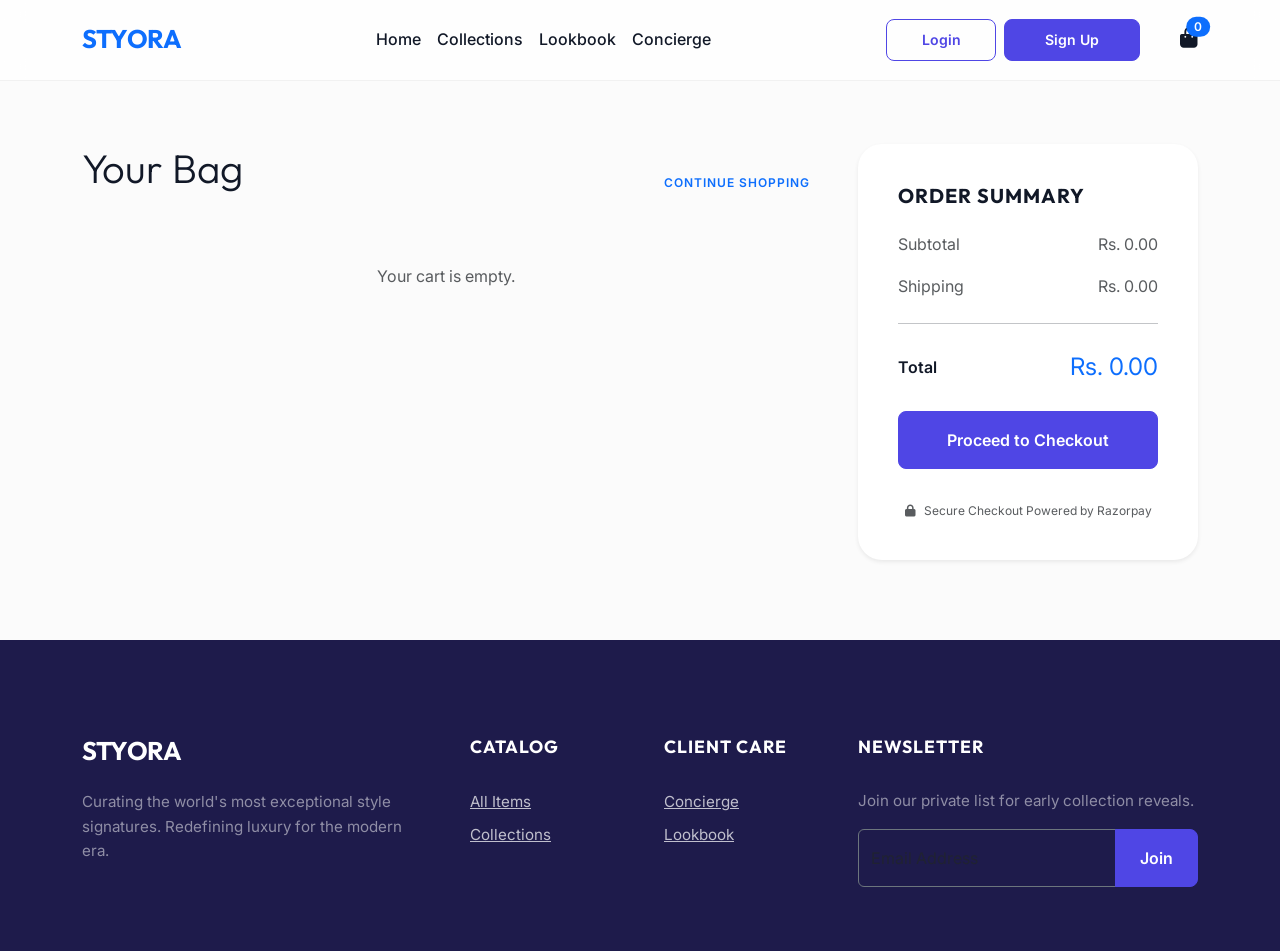
<file: Frontend/cart.html>
<!DOCTYPE html>
<html lang="en">

<head>
    <meta charset="UTF-8">
    <meta name="viewport" content="width=device-width, initial-scale=1.0">
    <title>Shopping Bag - Styora</title>
    <link href="https://cdn.jsdelivr.net/npm/bootstrap@5.3.3/dist/css/bootstrap.min.css" rel="stylesheet">
    <link rel="stylesheet" href="https://cdnjs.cloudflare.com/ajax/libs/font-awesome/6.5.1/css/all.min.css">
    <link rel="preconnect" href="https://fonts.googleapis.com">
    <link rel="preconnect" href="https://fonts.gstatic.com" crossorigin>
    <link
        href="https://fonts.googleapis.com/css2?family=Outfit:wght@300;400;500;600;700&family=Inter:wght@300;400;500;600&display=swap"
        rel="stylesheet">
    <link rel="stylesheet" href="assets/style.css">
</head>

<body>

    <nav class="navbar navbar-expand-lg fixed-top">
        <div class="container">
            <a class="navbar-brand text-dark d-flex align-items-center" href="index.html">
                <span class="text-primary me-1">STYORA</span>
            </a>
            <button class="navbar-toggler border-0" type="button" data-bs-toggle="collapse" data-bs-target="#navbarNav">
                <i class="fa-solid fa-bars-staggered"></i>
            </button>
            <div class="collapse navbar-collapse" id="navbarNav">
                <ul class="navbar-nav mx-auto">
                    <li class="nav-item"><a class="nav-link" href="index.html">Home</a></li>
                    <li class="nav-item"><a class="nav-link" href="products.html">Collections</a></li>
                    <li class="nav-item"><a class="nav-link" href="lookbook.html">Lookbook</a></li>
                    <li class="nav-item"><a class="nav-link" href="concierge.html">Concierge</a></li>
                </ul>
                <div class="d-flex align-items-center gap-4">
                    <div class="nav-item dropdown">
                        <a href="#" class="nav-link p-0" id="profileDropdown" data-bs-toggle="dropdown">
                            <i class="fa-regular fa-user fs-5"></i>
                        </a>
                        <ul class="dropdown-menu dropdown-menu-end shadow-lg border-0" id="profileDropdownMenu"></ul>
                    </div>
                    <a href="cart.html" class="nav-link p-0 position-relative">
                        <i class="fa-solid fa-bag-shopping fs-5"></i>
                        <span class="badge bg-primary rounded-pill position-absolute top-0 start-100 translate-middle"
                            id="cart-count">0</span>
                    </a>
                </div>
            </div>
        </div>
    </nav>

    <main class="container my-5 pt-5">
        <div class="row pt-5 g-5">
            <div class="col-lg-8">
                <div class="d-flex justify-content-between align-items-end mb-4">
                    <h2 class="display-6 mb-0">Your Bag</h2>
                    <a href="products.html"
                        class="text-primary text-decoration-none fw-600 extra-small text-uppercase letter-spacing-1">Continue
                        Shopping</a>
                </div>

                <div id="cart-items-container">
                    <!-- Cart items will be injected here -->
                    <div class="text-center py-5">
                        <div class="spinner-border text-primary opacity-25" role="status"></div>
                    </div>
                </div>
            </div>

            <div class="col-lg-4">
                <div class="summary-card shadow-sm border-0">
                    <h4 class="mb-4 text-uppercase letter-spacing-1 fs-5 fw-700">Order Summary</h4>
                    <div class="d-flex justify-content-between mb-3 text-muted">
                        <span>Subtotal</span>
                        <span id="subtotal-price">Rs. 0.00</span>
                    </div>
                    <div class="d-flex justify-content-between mb-3 text-muted">
                        <span>Shipping</span>
                        <span id="shipping-price">Rs. 0.00</span>
                    </div>
                    <hr class="my-4 opacity-5">
                    <div class="d-flex justify-content-between mb-4 align-items-center">
                        <span class="fw-600">Total</span>
                        <span class="fs-4 fw-700 text-primary" id="total-price">Rs. 0.00</span>
                    </div>

                    <button class="btn btn-primary w-100 py-3 mb-3" id="checkout-btn">
                        Proceed to Checkout
                    </button>

                    <div class="text-center mt-3">
                        <p class="text-muted extra-small mb-0"><i class="fa-solid fa-lock me-2"></i>Secure Checkout
                            Powered by Razorpay</p>
                    </div>
                </div>
            </div>
        </div>
    </main>

    <footer>
        <div class="container">
            <div class="row g-5">
                <div class="col-lg-4">
                    <h5 class="navbar-brand text-white mb-4">STYORA</h5>
                    <p class="mb-4 text-white-50">Curating the world's most exceptional style signatures. Redefining
                        luxury for the modern era.</p>
                </div>
                <div class="col-6 col-lg-2">
                    <h5>Catalog</h5>
                    <ul class="list-unstyled">
                        <li class="mb-2"><a href="products.html">All Items</a></li>
                        <li class="mb-2"><a href="products.html">Collections</a></li>
                    </ul>
                </div>
                <div class="col-6 col-lg-2">
                    <h5>Client Care</h5>
                    <ul class="list-unstyled">
                        <li class="mb-2"><a href="concierge.html">Concierge</a></li>
                        <li class="mb-2"><a href="lookbook.html">Lookbook</a></li>
                    </ul>
                </div>
                <div class="col-lg-4">
                    <h5>Newsletter</h5>
                    <p class="text-white-50">Join our private list for early collection reveals.</p>
                    <div class="input-group">
                        <input type="email" class="form-control bg-transparent border-secondary text-white"
                            placeholder="Email Address">
                        <button class="btn btn-primary px-4">Join</button>
                    </div>
                </div>
            </div>
        </div>
    </footer>

    <script src="https://cdn.jsdelivr.net/npm/bootstrap@5.3.3/dist/js/bootstrap.bundle.min.js"></script>
    <script type="module" src="assets/js/script.js"></script>
    <script type="module" src="assets/js/auth.js"></script>
</body>

</html>
</file>
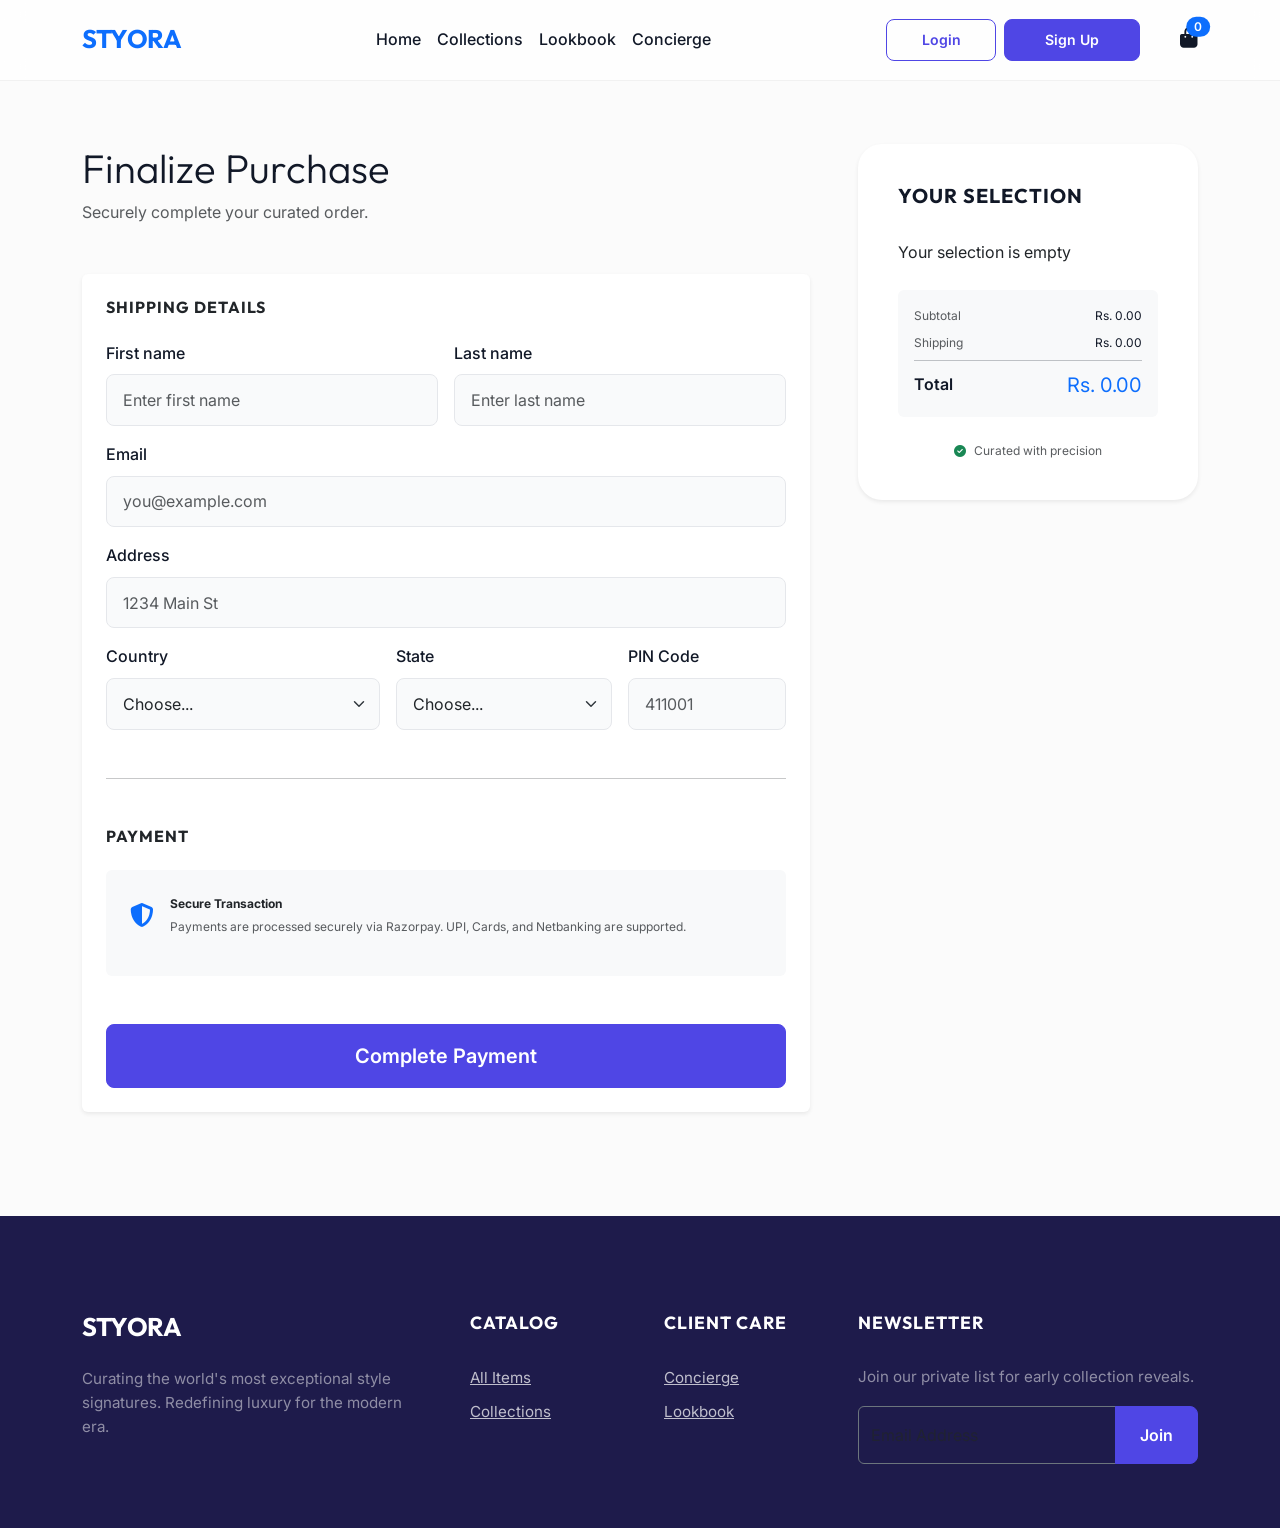
<file: Frontend/checkout.html>
<!DOCTYPE html>
<html lang="en">

<head>
    <meta charset="UTF-8">
    <meta name="viewport" content="width=device-width, initial-scale=1.0">
    <title>Checkout - Styora</title>
    <link href="https://cdn.jsdelivr.net/npm/bootstrap@5.3.3/dist/css/bootstrap.min.css" rel="stylesheet">
    <link rel="stylesheet" href="https://cdnjs.cloudflare.com/ajax/libs/font-awesome/6.5.1/css/all.min.css">
    <link rel="preconnect" href="https://fonts.googleapis.com">
    <link rel="preconnect" href="https://fonts.gstatic.com" crossorigin>
    <link
        href="https://fonts.googleapis.com/css2?family=Outfit:wght@300;400;500;600;700&family=Inter:wght@300;400;500;600&display=swap"
        rel="stylesheet">
    <link rel="stylesheet" href="assets/style.css">
</head>

<body>

    <nav class="navbar navbar-expand-lg fixed-top">
        <div class="container">
            <a class="navbar-brand text-dark d-flex align-items-center" href="index.html">
                <span class="text-primary me-1">STYORA</span>
            </a>
            <button class="navbar-toggler border-0" type="button" data-bs-toggle="collapse" data-bs-target="#navbarNav">
                <i class="fa-solid fa-bars-staggered"></i>
            </button>
            <div class="collapse navbar-collapse" id="navbarNav">
                <ul class="navbar-nav mx-auto">
                    <li class="nav-item"><a class="nav-link" href="index.html">Home</a></li>
                    <li class="nav-item"><a class="nav-link" href="products.html">Collections</a></li>
                    <li class="nav-item"><a class="nav-link" href="lookbook.html">Lookbook</a></li>
                    <li class="nav-item"><a class="nav-link" href="concierge.html">Concierge</a></li>
                </ul>
                <div class="d-flex align-items-center gap-4">
                    <div class="nav-item dropdown">
                        <a href="#" class="nav-link p-0" id="profileDropdown" data-bs-toggle="dropdown">
                            <i class="fa-regular fa-user fs-5"></i>
                        </a>
                        <ul class="dropdown-menu dropdown-menu-end shadow-lg border-0" id="profileDropdownMenu"></ul>
                    </div>
                    <a href="cart.html" class="nav-link p-0 position-relative">
                        <i class="fa-solid fa-bag-shopping fs-5"></i>
                        <span class="badge bg-primary rounded-pill position-absolute top-0 start-100 translate-middle"
                            id="cart-count">0</span>
                    </a>
                </div>
            </div>
        </div>
    </nav>

    <main class="container my-5 pt-5">
        <div class="row pt-5 g-5">
            <div class="col-lg-8">
                <div class="mb-5">
                    <h2 class="display-6 mb-2">Finalize Purchase</h2>
                    <p class="text-muted">Securely complete your curated order.</p>
                </div>

                <div class="card border-0 shadow-sm p-4 mb-4">
                    <h4 class="mb-4 text-uppercase letter-spacing-1 fs-6 fw-700">Shipping Details</h4>
                    <form class="checkout-form needs-validation" novalidate>
                        <div class="row g-3">
                            <div class="col-sm-6">
                                <label for="firstName" class="form-label">First name</label>
                                <input type="text" class="form-control" id="firstName" placeholder="Enter first name"
                                    required>
                            </div>
                            <div class="col-sm-6">
                                <label for="lastName" class="form-label">Last name</label>
                                <input type="text" class="form-control" id="lastName" placeholder="Enter last name"
                                    required>
                            </div>
                            <div class="col-12">
                                <label for="email" class="form-label">Email</label>
                                <input type="email" class="form-control" id="email" placeholder="you@example.com"
                                    required>
                            </div>
                            <div class="col-12">
                                <label for="address" class="form-label">Address</label>
                                <input type="text" class="form-control" id="address" placeholder="1234 Main St"
                                    required>
                            </div>
                            <div class="col-md-5">
                                <label for="country" class="form-label">Country</label>
                                <select class="form-select" id="country" required>
                                    <option value="">Choose...</option>
                                    <option>India</option>
                                </select>
                            </div>
                            <div class="col-md-4">
                                <label for="state" class="form-label">State</label>
                                <select class="form-select" id="state" required>
                                    <option value="">Choose...</option>
                                    <option>Maharashtra</option>
                                    <option>Delhi</option>
                                    <option>Karnataka</option>
                                </select>
                            </div>
                            <div class="col-md-3">
                                <label for="zip" class="form-label">PIN Code</label>
                                <input type="text" class="form-control" id="zip" placeholder="411001" required>
                            </div>
                        </div>

                        <hr class="my-5 opacity-5">

                        <h4 class="mb-4 text-uppercase letter-spacing-1 fs-6 fw-700">Payment</h4>
                        <div class="p-4 rounded border-light bg-light">
                            <div class="d-flex align-items-center mb-3">
                                <i class="fa-solid fa-shield-halved text-primary me-3 fs-4"></i>
                                <div class="extra-small">
                                    <strong class="text-dark d-block mb-1">Secure Transaction</strong>
                                    <span class="text-muted">Payments are processed securely via Razorpay. UPI, Cards,
                                        and Netbanking are supported.</span>
                                </div>
                            </div>
                        </div>

                        <button class="w-100 btn btn-primary btn-lg mt-5 py-3" type="submit">Complete Payment</button>
                    </form>
                </div>
            </div>

            <div class="col-lg-4">
                <div class="summary-card shadow-sm border-0">
                    <h4 class="mb-4 text-uppercase letter-spacing-1 fs-5 fw-700">Your Selection</h4>
                    <div id="checkout-items-summary">
                        <!-- Items dynamically listed here if possible, but keep IDs for checkout.js -->
                        <ul class="list-group list-group-flush mb-3" id="checkout-cart-items">
                            <!-- Items from script.js / checkout.js -->
                        </ul>
                    </div>

                    <div class="bg-light p-3 rounded mb-4">
                        <div class="d-flex justify-content-between mb-2 extra-small">
                            <span class="text-muted">Subtotal</span>
                            <span id="checkout-subtotal">Rs. 0.00</span>
                        </div>
                        <div class="d-flex justify-content-between mb-2 extra-small">
                            <span class="text-muted">Shipping</span>
                            <span id="checkout-shipping">Rs. 0.00</span>
                        </div>
                        <hr class="my-2 opacity-5">
                        <div class="d-flex justify-content-between align-items-center">
                            <span class="fw-600">Total</span>
                            <span class="fs-5 fw-700 text-primary" id="checkout-total">Rs. 0.00</span>
                        </div>
                    </div>

                    <div class="text-center">
                        <p class="text-muted extra-small mb-0"><i
                                class="fa-solid fa-circle-check text-success me-2"></i>Curated with precision</p>
                    </div>
                </div>
            </div>
        </div>
    </main>

    <footer>
        <div class="container">
            <div class="row g-5">
                <div class="col-lg-4">
                    <h5 class="navbar-brand text-white mb-4">STYORA</h5>
                    <p class="mb-4 text-white-50">Curating the world's most exceptional style signatures. Redefining
                        luxury for the modern era.</p>
                </div>
                <div class="col-6 col-lg-2">
                    <h5>Catalog</h5>
                    <ul class="list-unstyled">
                        <li class="mb-2"><a href="products.html">All Items</a></li>
                        <li class="mb-2"><a href="products.html">Collections</a></li>
                    </ul>
                </div>
                <div class="col-6 col-lg-2">
                    <h5>Client Care</h5>
                    <ul class="list-unstyled">
                        <li class="mb-2"><a href="concierge.html">Concierge</a></li>
                        <li class="mb-2"><a href="lookbook.html">Lookbook</a></li>
                    </ul>
                </div>
                <div class="col-lg-4">
                    <h5>Newsletter</h5>
                    <p class="text-white-50">Join our private list for early collection reveals.</p>
                    <div class="input-group">
                        <input type="email" class="form-control bg-transparent border-secondary text-white"
                            placeholder="Email Address">
                        <button class="btn btn-primary px-4">Join</button>
                    </div>
                </div>
            </div>
        </div>
    </footer>

    <script src="https://checkout.razorpay.com/v1/checkout.js"></script>
    <script src="https://cdn.jsdelivr.net/npm/bootstrap@5.3.3/dist/js/bootstrap.bundle.min.js"></script>
    <script type="module" src="assets/js/auth.js"></script>
    <script type="module" src="assets/js/checkout.js"></script>
</body>

</html>
</file>
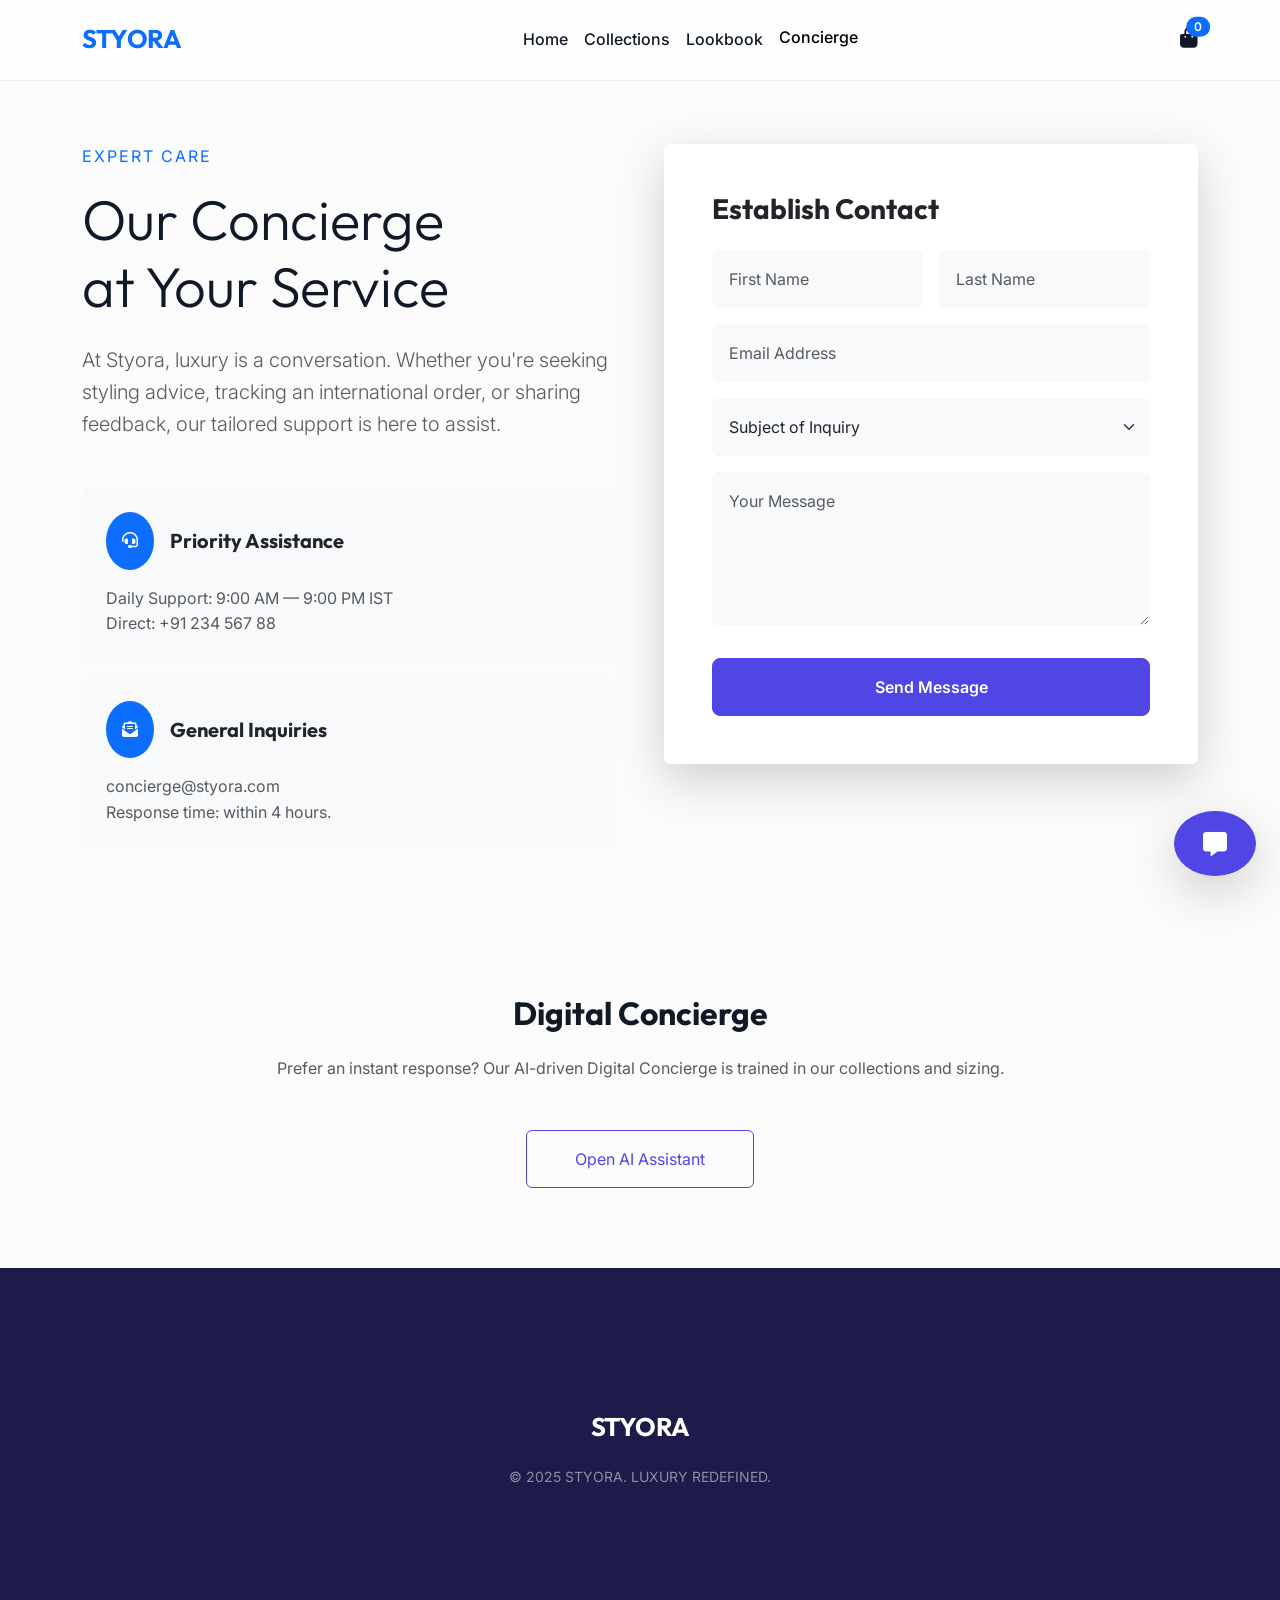
<file: Frontend/concierge.html>
<!DOCTYPE html>
<html lang="en">

<head>
    <meta charset="UTF-8">
    <meta name="viewport" content="width=device-width, initial-scale=1.0">
    <title>Concierge - Styora</title>
    <link href="https://cdn.jsdelivr.net/npm/bootstrap@5.3.3/dist/css/bootstrap.min.css" rel="stylesheet">
    <link rel="stylesheet" href="https://cdnjs.cloudflare.com/ajax/libs/font-awesome/6.5.1/css/all.min.css">
    <link rel="preconnect" href="https://fonts.googleapis.com">
    <link rel="preconnect" href="https://fonts.gstatic.com" crossorigin>
    <link
        href="https://fonts.googleapis.com/css2?family=Outfit:wght@300;400;500;600;700&family=Inter:wght@300;400;500;600&display=swap"
        rel="stylesheet">
    <link rel="stylesheet" href="assets/style.css">
</head>

<body>

    <nav class="navbar navbar-expand-lg fixed-top">
        <div class="container">
            <a class="navbar-brand text-dark d-flex align-items-center" href="index.html">
                <span class="text-primary me-1">STYORA</span>
            </a>
            <button class="navbar-toggler border-0" type="button" data-bs-toggle="collapse" data-bs-target="#navbarNav">
                <i class="fa-solid fa-bars-staggered"></i>
            </button>
            <div class="collapse navbar-collapse" id="navbarNav">
                <ul class="navbar-nav mx-auto">
                    <li class="nav-item"><a class="nav-link" href="index.html">Home</a></li>
                    <li class="nav-item"><a class="nav-link" href="products.html">Collections</a></li>
                    <li class="nav-item"><a class="nav-link" href="lookbook.html">Lookbook</a></li>
                    <li class="nav-item"><a class="nav-link active" href="concierge.html">Concierge</a></li>
                </ul>
                <div class="d-flex align-items-center gap-4">
                    <a href="cart.html" class="nav-link p-0 position-relative">
                        <i class="fa-solid fa-bag-shopping fs-5"></i>
                        <span class="badge bg-primary rounded-pill position-absolute top-0 start-100 translate-middle"
                            id="cart-count">0</span>
                    </a>
                </div>
            </div>
        </div>
    </nav>

    <main class="container my-5 pt-5">
        <div class="row pt-5 g-5">
            <div class="col-lg-6">
                <p class="text-primary text-uppercase letter-spacing-2 mb-3">Expert Care</p>
                <h1 class="display-4 fw-700 mb-4">Our Concierge<br>at Your Service</h1>
                <p class="lead text-muted mb-5">At Styora, luxury is a conversation. Whether you're seeking styling
                    advice, tracking an international order, or sharing feedback, our tailored support is here to
                    assist.</p>

                <div class="mb-5">
                    <div class="card border-0 bg-light p-4 mb-3">
                        <div class="d-flex align-items-center mb-3">
                            <div class="bg-primary text-white p-3 rounded-circle me-3"><i
                                    class="fa-solid fa-headset"></i></div>
                            <h5 class="mb-0">Priority Assistance</h5>
                        </div>
                        <p class="mb-0 text-muted">Daily Support: 9:00 AM — 9:00 PM IST<br>Direct: +91 234 567 88</p>
                    </div>
                    <div class="card border-0 bg-light p-4">
                        <div class="d-flex align-items-center mb-3">
                            <div class="bg-primary text-white p-3 rounded-circle me-3"><i
                                    class="fa-solid fa-envelope-open-text"></i></div>
                            <h5 class="mb-0">General Inquiries</h5>
                        </div>
                        <p class="mb-0 text-muted">concierge@styora.com<br>Response time: within 4 hours.</p>
                    </div>
                </div>
            </div>

            <div class="col-lg-6">
                <div class="card border-0 shadow-lg p-5">
                    <h3 class="fw-700 mb-4">Establish Contact</h3>
                    <form>
                        <div class="row g-3">
                            <div class="col-md-6"><input type="text"
                                    class="form-control border-light shadow-none bg-light p-3" placeholder="First Name">
                            </div>
                            <div class="col-md-6"><input type="text"
                                    class="form-control border-light shadow-none bg-light p-3" placeholder="Last Name">
                            </div>
                            <div class="col-12"><input type="email"
                                    class="form-control border-light shadow-none bg-light p-3"
                                    placeholder="Email Address"></div>
                            <div class="col-12">
                                <select class="form-select border-light shadow-none bg-light p-3">
                                    <option selected disabled>Subject of Inquiry</option>
                                    <option>Style Consultation</option>
                                    <option>Order Inquiries</option>
                                    <option>Return & Exchange</option>
                                    <option>Bespoke Requests</option>
                                </select>
                            </div>
                            <div class="col-12"><textarea class="form-control border-light shadow-none bg-light p-3"
                                    rows="5" placeholder="Your Message"></textarea></div>
                            <div class="col-12"><button class="btn btn-primary w-100 py-3 mt-3">Send Message</button>
                            </div>
                        </div>
                    </form>
                </div>
            </div>
        </div>

        <section class="mt-5 pt-5 text-center">
            <h2 class="mb-4">Digital Concierge</h2>
            <p class="text-muted mb-5">Prefer an instant response? Our AI-driven Digital Concierge is trained in our
                collections and sizing.</p>
            <button class="btn btn-outline-primary px-5 py-3"
                onclick="document.getElementById('chat-toggle').click()">Open AI Assistant</button>
        </section>
    </main>

    <!-- Chat Widget Inclusion -->
    <div id="chat-widget" class="position-fixed bottom-0 end-0 m-4" style="z-index: 1050;">
        <button id="chat-toggle"
            class="btn btn-primary rounded-circle shadow-lg d-flex align-items-center justify-content-center">
            <i class="fa-solid fa-message fs-4"></i>
        </button>

        <div id="chat-window" class="card shadow-lg border-0 d-none"
            style="bottom: 85px; position: absolute; right: 0;">
            <div class="card-header bg-primary text-white d-flex justify-content-between align-items-center p-3">
                <div class="d-flex align-items-center">
                    <i class="fa-solid fa-sparkles me-2"></i>
                    <span class="fw-600">Styora Concierge</span>
                </div>
                <button id="chat-close" class="btn btn-sm text-white border-0"><i
                        class="fa-solid fa-xmark"></i></button>
            </div>
            <div id="chat-messages" class="card-body overflow-auto bg-light p-4" style="font-size: 0.95rem;">
                <div class="message-bot mb-3">
                    <div class="p-3 rounded bg-white shadow-sm border border-light">
                        Greetings. I am your Styora style assistant. How may I elevate your shopping experience today?
                    </div>
                </div>
            </div>
            <div class="card-footer p-3 bg-white border-subtle">
                <div class="input-group">
                    <input type="text" id="chat-input" class="form-control border-light"
                        placeholder="Inquire about styles...">
                    <button id="chat-send" class="btn btn-primary"><i class="fa-solid fa-paper-plane"></i></button>
                </div>
            </div>
        </div>
    </div>

    <footer>
        <div class="container text-center py-5">
            <h5 class="navbar-brand text-white mb-4">STYORA</h5>
            <p class="text-white-50 small mb-0">© 2025 STYORA. LUXURY REDEFINED.</p>
        </div>
    </footer>

    <script src="https://cdn.jsdelivr.net/npm/bootstrap@5.3.3/dist/js/bootstrap.bundle.min.js"></script>
    <script type="module" src="assets/js/script.js"></script>
    <script type="module" src="assets/js/chatbot.js"></script>
</body>

</html>
</file>
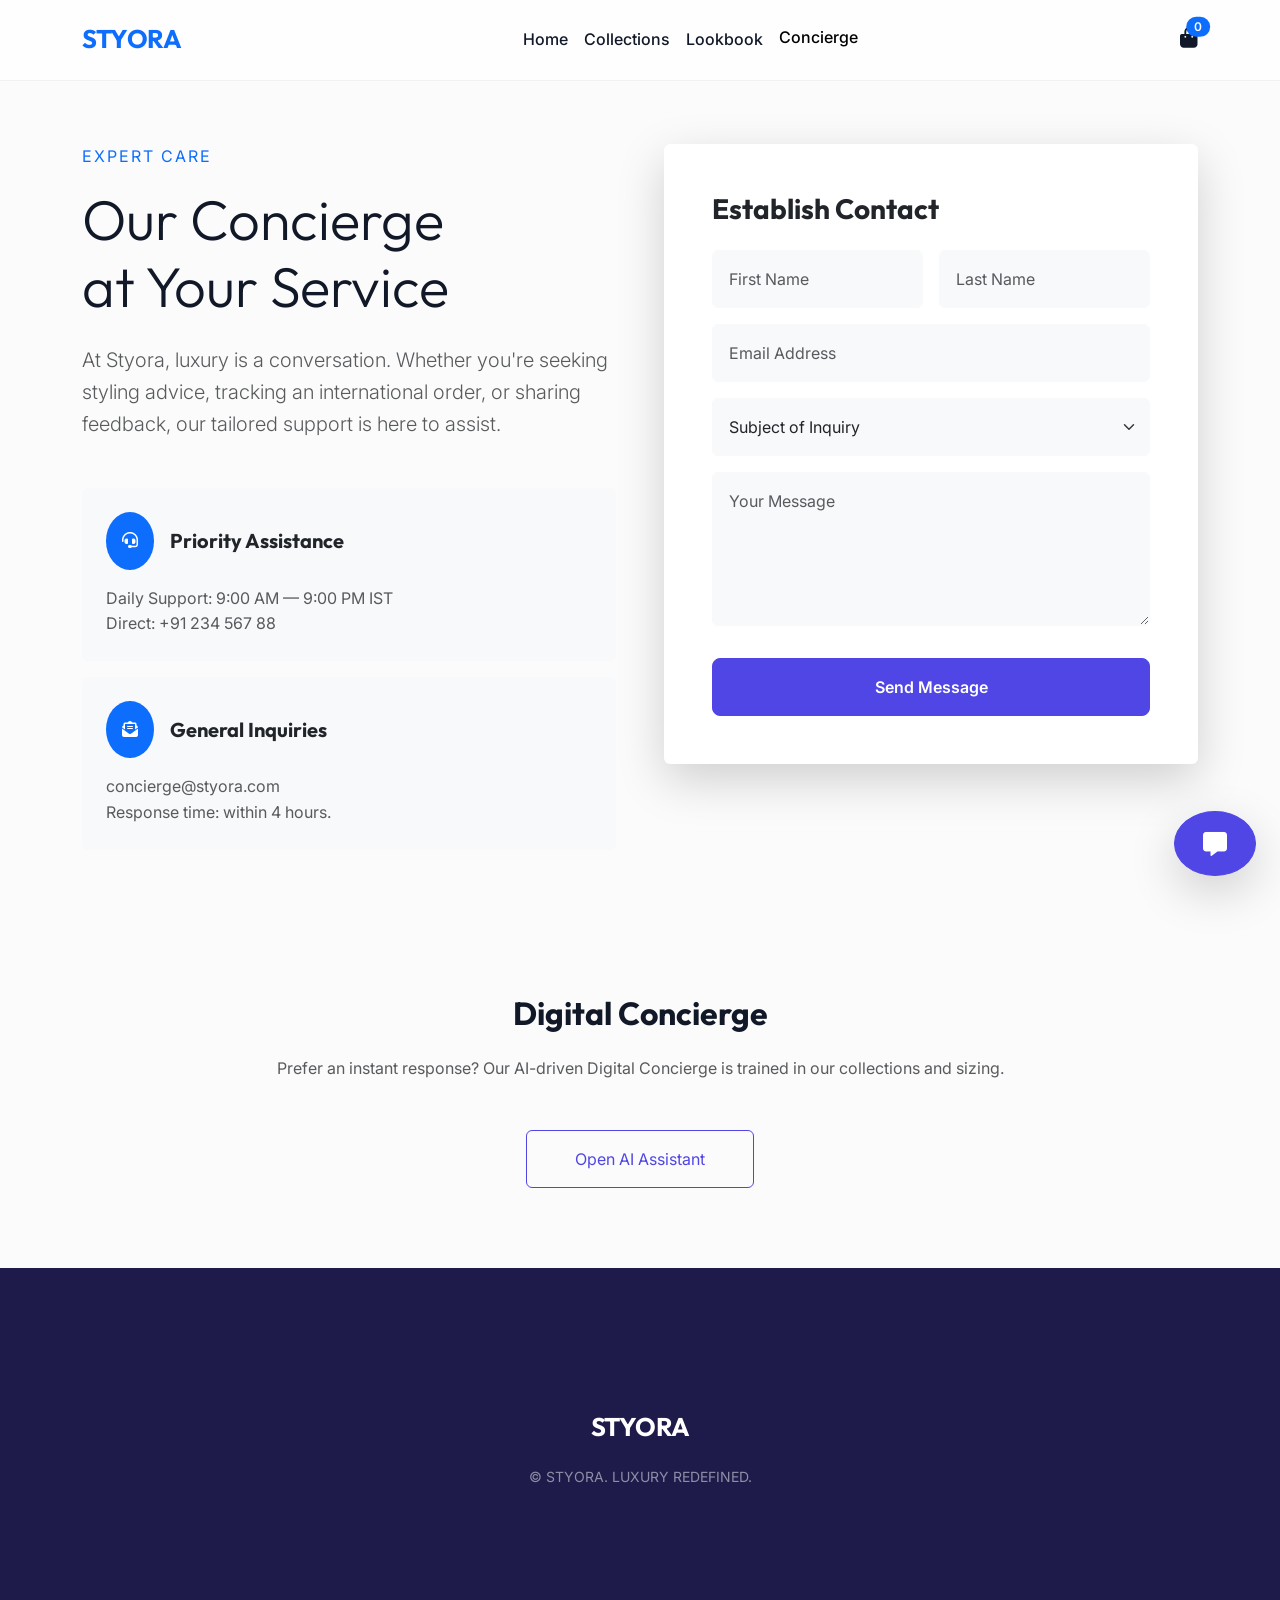
<file: frontend/concierge.html>
<!doctype html>
<html lang="en">
  <head>
    <meta charset="UTF-8" />
    <meta name="viewport" content="width=device-width, initial-scale=1.0" />
    <title>Concierge - Styora</title>
    <link
      href="https://cdn.jsdelivr.net/npm/bootstrap@5.3.3/dist/css/bootstrap.min.css"
      rel="stylesheet"
    />
    <link
      rel="stylesheet"
      href="https://cdnjs.cloudflare.com/ajax/libs/font-awesome/6.5.1/css/all.min.css"
    />
    <link rel="preconnect" href="https://fonts.googleapis.com" />
    <link rel="preconnect" href="https://fonts.gstatic.com" crossorigin />
    <link
      href="https://fonts.googleapis.com/css2?family=Outfit:wght@300;400;500;600;700&family=Inter:wght@300;400;500;600&display=swap"
      rel="stylesheet"
    />
    <link rel="stylesheet" href="assets/style.css" />
  </head>

  <body>
    <nav class="navbar navbar-expand-lg fixed-top">
      <div class="container">
        <a
          class="navbar-brand text-dark d-flex align-items-center"
          href="index.html"
        >
          <span class="text-primary me-1">STYORA</span>
        </a>
        <button
          class="navbar-toggler border-0"
          type="button"
          data-bs-toggle="collapse"
          data-bs-target="#navbarNav"
        >
          <i class="fa-solid fa-bars-staggered"></i>
        </button>
        <div class="collapse navbar-collapse" id="navbarNav">
          <ul class="navbar-nav mx-auto">
            <li class="nav-item">
              <a class="nav-link" href="index.html">Home</a>
            </li>
            <li class="nav-item">
              <a class="nav-link" href="products.html">Collections</a>
            </li>
            <li class="nav-item">
              <a class="nav-link" href="lookbook.html">Lookbook</a>
            </li>
            <li class="nav-item">
              <a class="nav-link active" href="concierge.html">Concierge</a>
            </li>
          </ul>
          <div class="d-flex align-items-center gap-4">
            <a href="cart.html" class="nav-link p-0 position-relative">
              <i class="fa-solid fa-bag-shopping fs-5"></i>
              <span
                class="badge bg-primary rounded-pill position-absolute top-0 start-100 translate-middle"
                id="cart-count"
                >0</span
              >
            </a>
          </div>
        </div>
      </div>
    </nav>

    <main class="container my-5 pt-5">
      <div class="row pt-5 g-5">
        <div class="col-lg-6">
          <p class="text-primary text-uppercase letter-spacing-2 mb-3">
            Expert Care
          </p>
          <h1 class="display-4 fw-700 mb-4">
            Our Concierge<br />at Your Service
          </h1>
          <p class="lead text-muted mb-5">
            At Styora, luxury is a conversation. Whether you're seeking styling
            advice, tracking an international order, or sharing feedback, our
            tailored support is here to assist.
          </p>

          <div class="mb-5">
            <div class="card border-0 bg-light p-4 mb-3">
              <div class="d-flex align-items-center mb-3">
                <div class="bg-primary text-white p-3 rounded-circle me-3">
                  <i class="fa-solid fa-headset"></i>
                </div>
                <h5 class="mb-0">Priority Assistance</h5>
              </div>
              <p class="mb-0 text-muted">
                Daily Support: 9:00 AM — 9:00 PM IST<br />Direct: +91 234 567 88
              </p>
            </div>
            <div class="card border-0 bg-light p-4">
              <div class="d-flex align-items-center mb-3">
                <div class="bg-primary text-white p-3 rounded-circle me-3">
                  <i class="fa-solid fa-envelope-open-text"></i>
                </div>
                <h5 class="mb-0">General Inquiries</h5>
              </div>
              <p class="mb-0 text-muted">
                concierge@styora.com<br />Response time: within 4 hours.
              </p>
            </div>
          </div>
        </div>

        <div class="col-lg-6">
          <div class="card border-0 shadow-lg p-5">
            <h3 class="fw-700 mb-4">Establish Contact</h3>
            <form>
              <div class="row g-3">
                <div class="col-md-6">
                  <input
                    type="text"
                    class="form-control border-light shadow-none bg-light p-3"
                    placeholder="First Name"
                  />
                </div>
                <div class="col-md-6">
                  <input
                    type="text"
                    class="form-control border-light shadow-none bg-light p-3"
                    placeholder="Last Name"
                  />
                </div>
                <div class="col-12">
                  <input
                    type="email"
                    class="form-control border-light shadow-none bg-light p-3"
                    placeholder="Email Address"
                  />
                </div>
                <div class="col-12">
                  <select
                    class="form-select border-light shadow-none bg-light p-3"
                  >
                    <option selected disabled>Subject of Inquiry</option>
                    <option>Style Consultation</option>
                    <option>Order Inquiries</option>
                    <option>Return & Exchange</option>
                    <option>Bespoke Requests</option>
                  </select>
                </div>
                <div class="col-12">
                  <textarea
                    class="form-control border-light shadow-none bg-light p-3"
                    rows="5"
                    placeholder="Your Message"
                  ></textarea>
                </div>
                <div class="col-12">
                  <button class="btn btn-primary w-100 py-3 mt-3">
                    Send Message
                  </button>
                </div>
              </div>
            </form>
          </div>
        </div>
      </div>

      <section class="mt-5 pt-5 text-center">
        <h2 class="mb-4">Digital Concierge</h2>
        <p class="text-muted mb-5">
          Prefer an instant response? Our AI-driven Digital Concierge is trained
          in our collections and sizing.
        </p>
        <button
          class="btn btn-outline-primary px-5 py-3"
          onclick="document.getElementById('chat-toggle').click()"
        >
          Open AI Assistant
        </button>
      </section>
    </main>

    <!-- Chat Widget Inclusion -->
    <div
      id="chat-widget"
      class="position-fixed bottom-0 end-0 m-4"
      style="z-index: 1050"
    >
      <button
        id="chat-toggle"
        class="btn btn-primary rounded-circle shadow-lg d-flex align-items-center justify-content-center"
      >
        <i class="fa-solid fa-message fs-4"></i>
      </button>

      <div
        id="chat-window"
        class="card shadow-lg border-0 d-none"
        style="bottom: 85px; position: absolute; right: 0"
      >
        <div
          class="card-header bg-primary text-white d-flex justify-content-between align-items-center p-3"
        >
          <div class="d-flex align-items-center">
            <i class="fa-solid fa-sparkles me-2"></i>
            <span class="fw-600">Styora Concierge</span>
          </div>
          <button id="chat-close" class="btn btn-sm text-white border-0">
            <i class="fa-solid fa-xmark"></i>
          </button>
        </div>
        <div
          id="chat-messages"
          class="card-body overflow-auto bg-light p-4"
          style="font-size: 0.95rem"
        >
          <div class="message-bot mb-3">
            <div class="p-3 rounded bg-white shadow-sm border border-light">
              Greetings. I am your Styora style assistant. How may I elevate
              your shopping experience today?
            </div>
          </div>
        </div>
        <div class="card-footer p-3 bg-white border-subtle">
          <div class="input-group">
            <input
              type="text"
              id="chat-input"
              class="form-control border-light"
              placeholder="Inquire about styles..."
            />
            <button id="chat-send" class="btn btn-primary">
              <i class="fa-solid fa-paper-plane"></i>
            </button>
          </div>
        </div>
      </div>
    </div>

    <footer>
      <div class="container text-center py-5">
        <h5 class="navbar-brand text-white mb-4">STYORA</h5>
        <p class="text-white-50 small mb-0">© STYORA. LUXURY REDEFINED.</p>
      </div>
    </footer>

    <script src="https://cdn.jsdelivr.net/npm/bootstrap@5.3.3/dist/js/bootstrap.bundle.min.js"></script>
    <script type="module" src="assets/js/script.js"></script>
    <script type="module" src="assets/js/chatbot.js"></script>
  </body>
</html>
</file>
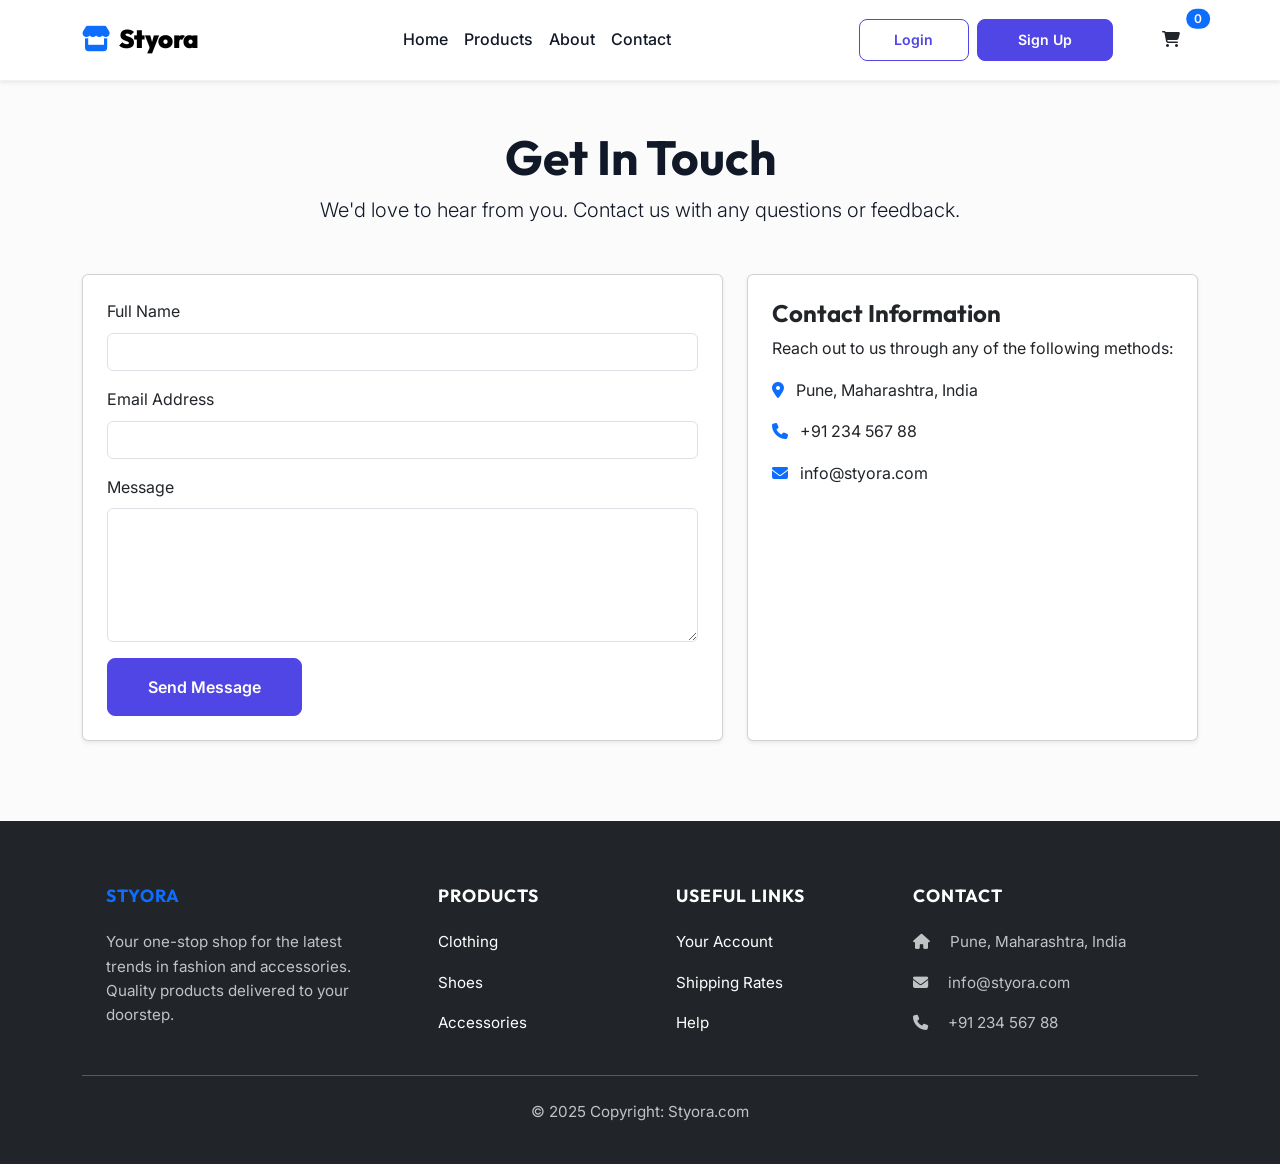
<file: Frontend/contact.html>
<!DOCTYPE html>
<html lang="en">

<head>
    <meta charset="UTF-8">
    <meta name="viewport" content="width=device-width, initial-scale=1.0">
    <title>Contact Us - Styora</title>
    <link href="https://cdn.jsdelivr.net/npm/bootstrap@5.3.3/dist/css/bootstrap.min.css" rel="stylesheet">
    <link rel="stylesheet" href="https://cdnjs.cloudflare.com/ajax/libs/font-awesome/6.5.1/css/all.min.css">
    <link href="https://fonts.googleapis.com/css2?family=Poppins:wght@300;400;500;600;700&display=swap"
        rel="stylesheet">
    <link rel="stylesheet" href="assets/style.css">
</head>

<body>

    <nav class="navbar navbar-expand-lg navbar-light bg-white shadow-sm sticky-top">
        <div class="container">
            <a class="navbar-brand" href="index.html">
                <i class="fa-solid fa-store me-2 text-primary"></i><strong>Styora</strong>
            </a>
            <button class="navbar-toggler" type="button" data-bs-toggle="collapse" data-bs-target="#navbarNav">
                <span class="navbar-toggler-icon"></span>
            </button>
            <div class="collapse navbar-collapse" id="navbarNav">
                <ul class="navbar-nav mx-auto">
                    <li class="nav-item"><a class="nav-link" href="index.html">Home</a></li>
                    <li class="nav-item"><a class="nav-link" href="products.html">Products</a></li>
                    <li class="nav-item"><a class="nav-link" href="about.html">About</a></li>
                    <li class="nav-item"><a class="nav-link" href="contact.html">Contact</a></li>
                </ul>
                <div class="d-flex align-items-center">
                    <div class="nav-item dropdown">
                        <a href="#" class="nav-link dropdown-toggle text-dark" id="profileDropdown" role="button"
                            data-bs-toggle="dropdown" aria-expanded="false">
                            <i class="fa-solid fa-user"></i>
                        </a>
                        <ul class="dropdown-menu dropdown-menu-end" id="profileDropdownMenu"
                            aria-labelledby="profileDropdown">
                        </ul>
                    </div>
                    <a href="cart.html" class="nav-link text-dark position-relative ms-3">
                        <i class="fa-solid fa-shopping-cart"></i>
                        <span class="badge bg-primary rounded-pill position-absolute top-0 start-100 translate-middle"
                            id="cart-count">0</span>
                    </a>
                </div>
            </div>
        </div>
    </nav>

    <main class="container my-5">
        <div class="text-center mb-5">
            <h1 class="display-5 fw-bold">Get In Touch</h1>
            <p class="lead">We'd love to hear from you. Contact us with any questions or feedback.</p>
        </div>

        <div class="row">
            <div class="col-lg-7">
                <div class="card p-4 shadow-sm">
                    <form>
                        <div class="mb-3">
                            <label for="name" class="form-label">Full Name</label>
                            <input type="text" class="form-control" id="name" required>
                        </div>
                        <div class="mb-3">
                            <label for="email" class="form-label">Email Address</label>
                            <input type="email" class="form-control" id="email" required>
                        </div>
                        <div class="mb-3">
                            <label for="message" class="form-label">Message</label>
                            <textarea class="form-control" id="message" rows="5" required></textarea>
                        </div>
                        <button type="submit" class="btn btn-primary">Send Message</button>
                    </form>
                </div>
            </div>
            <div class="col-lg-5 mt-4 mt-lg-0">
                <div class="card p-4 h-100 shadow-sm">
                    <h4>Contact Information</h4>
                    <p>Reach out to us through any of the following methods:</p>
                    <ul class="list-unstyled">
                        <li class="mb-3">
                            <i class="fas fa-map-marker-alt me-2 text-primary"></i> Pune, Maharashtra, India
                        </li>
                        <li class="mb-3">
                            <i class="fas fa-phone me-2 text-primary"></i> +91 234 567 88
                        </li>
                        <li class="mb-3">
                            <i class="fas fa-envelope me-2 text-primary"></i> info@styora.com
                        </li>
                    </ul>
                </div>
            </div>
        </div>
    </main>

    <footer class="bg-dark text-white pt-5 pb-4">
        <div class="container text-center text-md-start">
            <div class="row">
                <div class="col-md-3 col-lg-3 col-xl-3 mx-auto mt-3">
                    <h5 class="text-uppercase mb-4 fw-bold text-primary">Styora</h5>
                    <p>Your one-stop shop for the latest trends in fashion and accessories. Quality products delivered
                        to your doorstep.</p>
                </div>
                <div class="col-md-2 col-lg-2 col-xl-2 mx-auto mt-3">
                    <h5 class="text-uppercase mb-4 fw-bold">Products</h5>
                    <p><a href="products.html" class="text-white text-decoration-none">Clothing</a></p>
                    <p><a href="products.html" class="text-white text-decoration-none">Shoes</a></p>
                    <p><a href="products.html" class="text-white text-decoration-none">Accessories</a></p>
                </div>
                <div class="col-md-3 col-lg-2 col-xl-2 mx-auto mt-3">
                    <h5 class="text-uppercase mb-4 fw-bold">Useful Links</h5>
                    <p><a href="profile.html" class="text-white text-decoration-none">Your Account</a></p>
                    <p><a href="#" class="text-white text-decoration-none">Shipping Rates</a></p>
                    <p><a href="contact.html" class="text-white text-decoration-none">Help</a></p>
                </div>
                <div class="col-md-4 col-lg-3 col-xl-3 mx-auto mt-3">
                    <h5 class="text-uppercase mb-4 fw-bold">Contact</h5>
                    <p><i class="fas fa-home me-3"></i> Pune, Maharashtra, India</p>
                    <p><i class="fas fa-envelope me-3"></i> info@styora.com</p>
                    <p><i class="fas fa-phone me-3"></i> +91 234 567 88</p>
                </div>
            </div>
            <hr class="my-4">
            <div class="text-center">
                <p>© 2025 Copyright: Styora.com</p>
            </div>
        </div>
    </footer>

    <script src="https://cdn.jsdelivr.net/npm/bootstrap@5.3.3/dist/js/bootstrap.bundle.min.js"></script>
    <script type="module" src="assets/js/script.js"></script>
    <script type="module" src="assets/js/auth.js"></script>
</body>

</html>
</file>
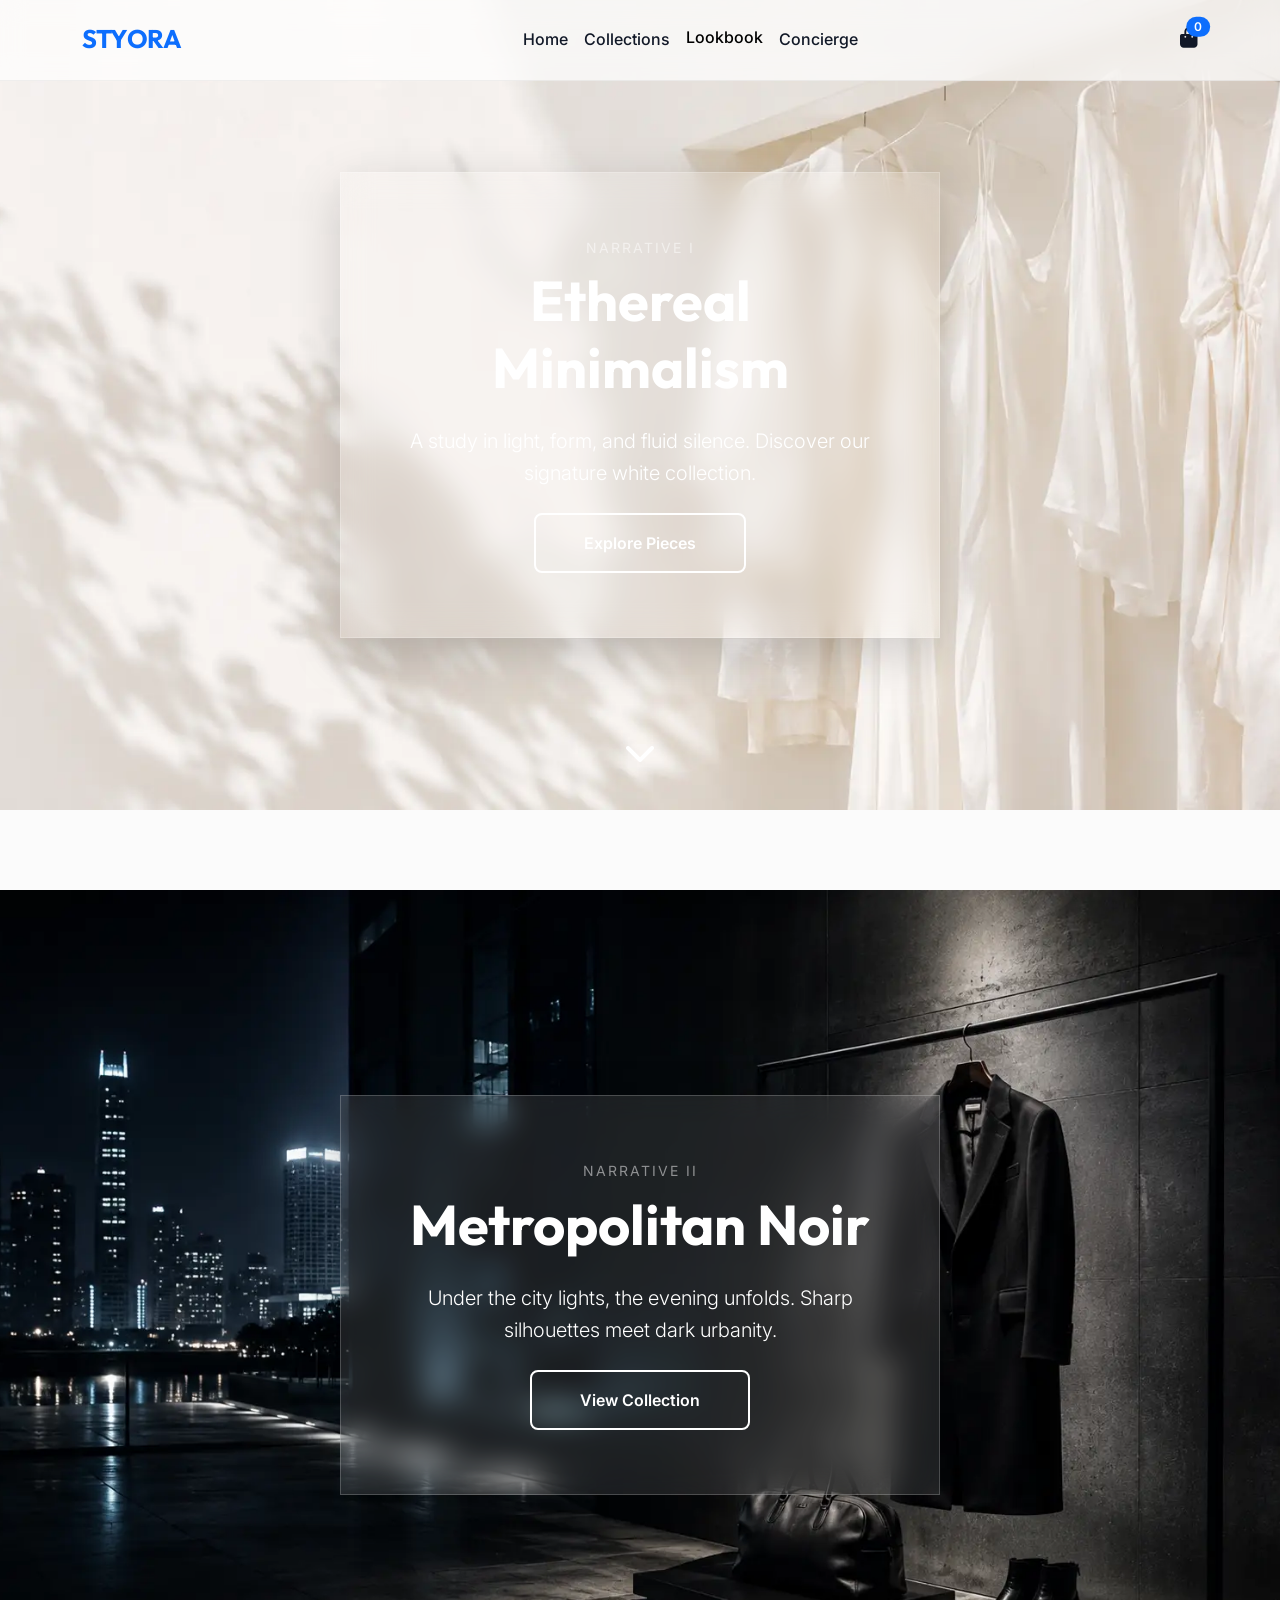
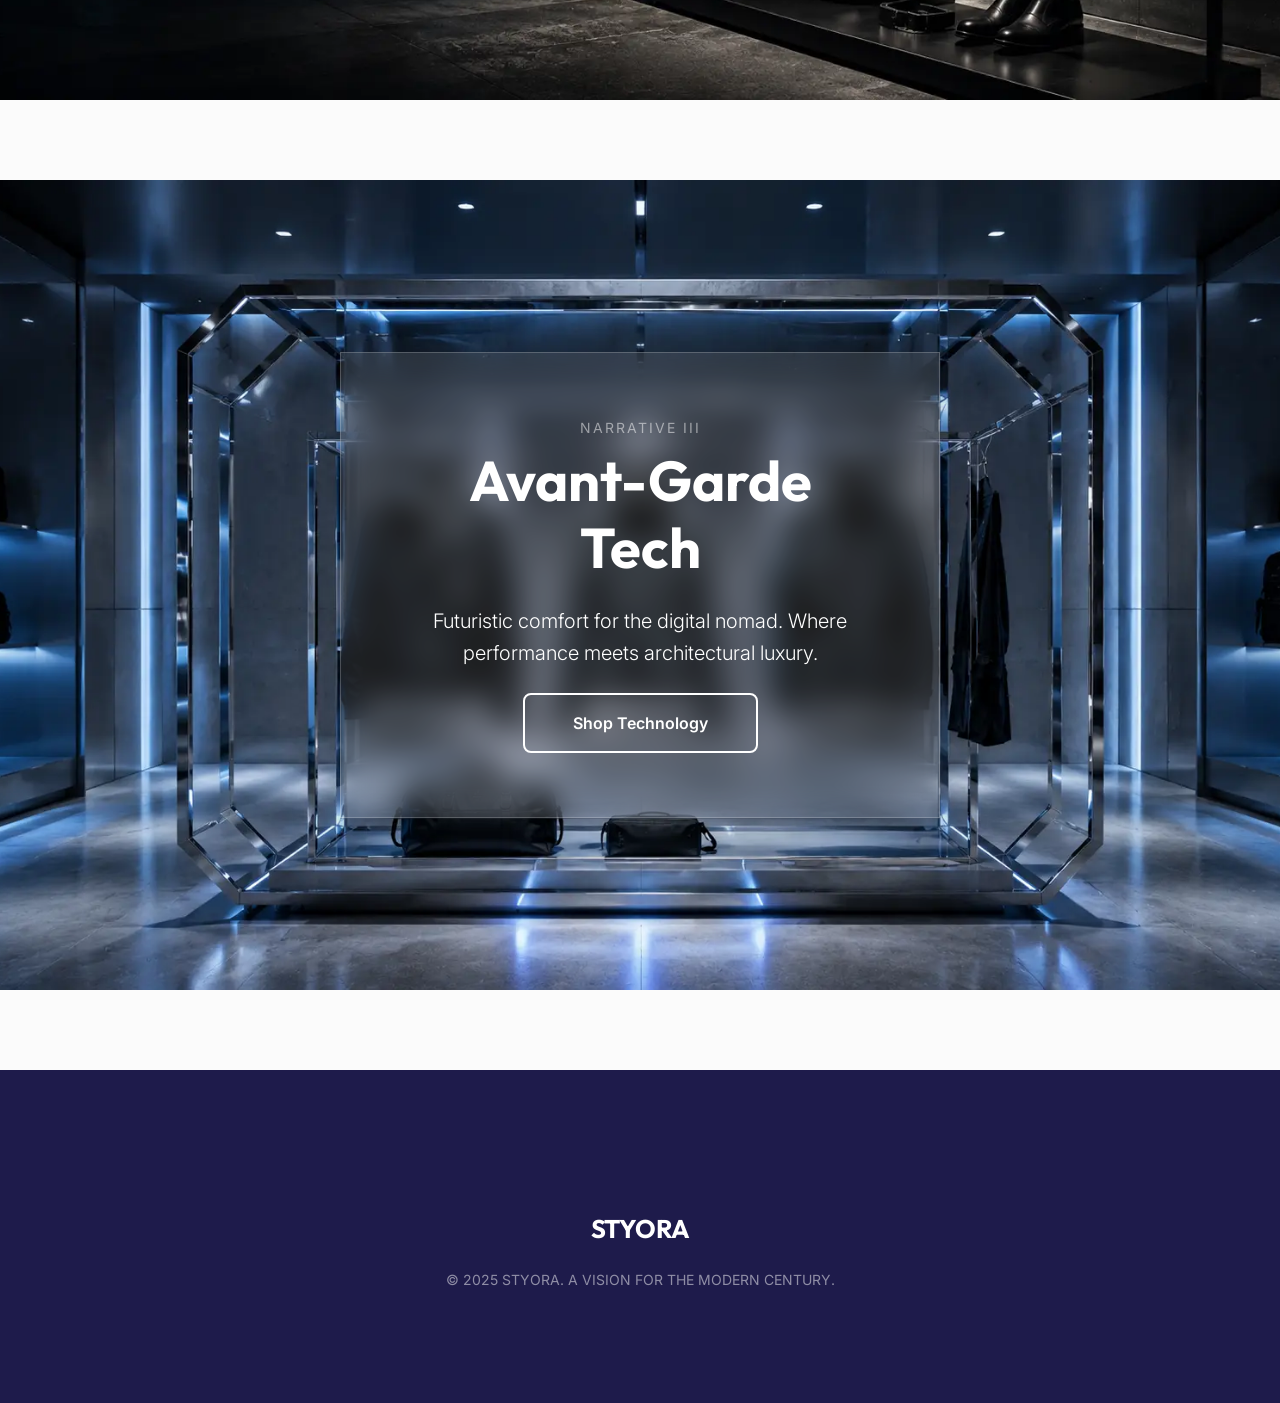
<file: Frontend/lookbook.html>
<!DOCTYPE html>
<html lang="en">

<head>
    <meta charset="UTF-8">
    <meta name="viewport" content="width=device-width, initial-scale=1.0">
    <title>Lookbook - Styora</title>
    <link href="https://cdn.jsdelivr.net/npm/bootstrap@5.3.3/dist/css/bootstrap.min.css" rel="stylesheet">
    <link rel="stylesheet" href="https://cdnjs.cloudflare.com/ajax/libs/font-awesome/6.5.1/css/all.min.css">
    <link rel="preconnect" href="https://fonts.googleapis.com">
    <link rel="preconnect" href="https://fonts.gstatic.com" crossorigin>
    <link
        href="https://fonts.googleapis.com/css2?family=Outfit:wght@300;400;500;600;700&family=Inter:wght@300;400;500;600&display=swap"
        rel="stylesheet">
    <link rel="stylesheet" href="assets/style.css">
    <style>
        .lookbook-item {
            position: relative;
            height: 90vh;
            overflow: hidden;
            margin-bottom: 5rem;
            display: flex;
            align-items: center;
            justify-content: center;
        }

        .lookbook-img {
            position: absolute;
            top: 0;
            left: 0;
            width: 100%;
            height: 100%;
            object-fit: cover;
            z-index: -1;
            transition: transform 1.5s ease-out;
        }

        .lookbook-item:hover .lookbook-img {
            transform: scale(1.05);
        }

        .lookbook-caption {
            background: rgba(255, 255, 255, 0.1);
            backdrop-filter: blur(15px);
            padding: 4rem;
            max-width: 600px;
            color: white;
            border: 1px solid rgba(255, 255, 255, 0.2);
            text-align: center;
        }

        .lookbook-caption h2 {
            font-size: 3.5rem;
            font-weight: 700;
            margin-bottom: 1.5rem;
        }

        .scroll-down {
            position: absolute;
            bottom: 2rem;
            left: 50%;
            transform: translateX(-50%);
            color: white;
            font-size: 2rem;
            animation: bounce 2s infinite;
        }

        @keyframes bounce {

            0%,
            20%,
            50%,
            80%,
            100% {
                transform: translate(-50%, 0);
            }

            40% {
                transform: translate(-50%, -10px);
            }

            60% {
                transform: translate(-50%, -5px);
            }
        }
    </style>
</head>

<body>

    <nav class="navbar navbar-expand-lg fixed-top">
        <div class="container">
            <a class="navbar-brand text-dark d-flex align-items-center" href="index.html">
                <span class="text-primary me-1">STYORA</span>
            </a>
            <button class="navbar-toggler border-0" type="button" data-bs-toggle="collapse" data-bs-target="#navbarNav">
                <i class="fa-solid fa-bars-staggered"></i>
            </button>
            <div class="collapse navbar-collapse" id="navbarNav">
                <ul class="navbar-nav mx-auto">
                    <li class="nav-item"><a class="nav-link" href="index.html">Home</a></li>
                    <li class="nav-item"><a class="nav-link" href="products.html">Collections</a></li>
                    <li class="nav-item"><a class="nav-link active" href="lookbook.html">Lookbook</a></li>
                    <li class="nav-item"><a class="nav-link" href="concierge.html">Concierge</a></li>
                </ul>
                <div class="d-flex align-items-center gap-4">
                    <a href="cart.html" class="nav-link p-0 position-relative">
                        <i class="fa-solid fa-bag-shopping fs-5"></i>
                        <span class="badge bg-primary rounded-pill position-absolute top-0 start-100 translate-middle"
                            id="cart-count">0</span>
                    </a>
                </div>
            </div>
        </div>
    </nav>

    <div class="container-fluid p-0">
        <!-- Section: Ethereal Minimalism -->
        <section class="lookbook-item">
            <img src="assets/images/Ethereal_Minimalism.webp" class="lookbook-img" alt="Ethereal Minimalism">
            <div class="lookbook-caption shadow-lg">
                <p class="text-uppercase letter-spacing-2 mb-2 small text-white-50">Narrative I</p>
                <h2>Ethereal Minimalism</h2>
                <p class="lead mb-4">A study in light, form, and fluid silence. Discover our signature white collection.
                </p>
                <a href="products.html" class="btn btn-outline-white px-5">Explore Pieces</a>
            </div>
            <div class="scroll-down"><i class="fa-solid fa-chevron-down"></i></div>
        </section>

        <!-- Section: Metropolitan Noir -->
        <section class="lookbook-item">
            <img src="assets/images/Metropolitan_Noir.webp" class="lookbook-img" alt="Metropolitan Noir">
            <div class="lookbook-caption shadow-lg">
                <p class="text-uppercase letter-spacing-2 mb-2 small text-white-50">Narrative II</p>
                <h2>Metropolitan Noir</h2>
                <p class="lead mb-4">Under the city lights, the evening unfolds. Sharp silhouettes meet dark urbanity.
                </p>
                <a href="products.html" class="btn btn-outline-white px-5">View Collection</a>
            </div>
        </section>

        <!-- Section: Avant-Garde Tech -->
        <section class="lookbook-item">
            <img src="assets/images/Avant-Garde_Tech.webp" class="lookbook-img" alt="Avant-Garde Tech">
            <div class="lookbook-caption shadow-lg">
                <p class="text-uppercase letter-spacing-2 mb-2 small text-white-50">Narrative III</p>
                <h2>Avant-Garde Tech</h2>
                <p class="lead mb-4">Futuristic comfort for the digital nomad. Where performance meets architectural
                    luxury.</p>
                <a href="products.html" class="btn btn-outline-white px-5">Shop Technology</a>
            </div>
        </section>
    </div>

    <footer class="mt-5">
        <!-- Footer reused but cleaned -->
        <div class="container text-center py-5">
            <h5 class="navbar-brand text-white mb-4">STYORA</h5>
            <p class="text-white-50 small mb-0">© 2025 STYORA. A VISION FOR THE MODERN CENTURY.</p>
        </div>
    </footer>

    <script src="https://cdn.jsdelivr.net/npm/bootstrap@5.3.3/dist/js/bootstrap.bundle.min.js"></script>
    <script type="module" src="assets/js/script.js"></script>
    <script type="module" src="assets/js/auth.js"></script>
</body>

</html>
</file>
<file: Frontend/assets/style.css>
@import url('https://fonts.googleapis.com/css2?family=Outfit:wght@300;400;500;600;700&family=Inter:wght@300;400;500;600&display=swap');

/* =========================
   GLOBAL RESET
========================= */
html,
body {
    max-width: 100%;
    overflow-x: hidden;
    margin: 0;
    padding: 0;
}

/* =========================
   ROOT VARIABLES
========================= */
:root {
    --primary-color: #4f46e5;
    --primary-hover: #4338ca;
    --secondary-color: #1e1b4b;
    --background-color: #fbfbfb;
    --text-main: #111827;
    --text-muted: #6b7280;

    --glass-bg: rgba(255, 255, 255, 0.7);
    --border-color: rgba(0, 0, 0, 0.05);

    --shadow-soft: 0 4px 20px rgba(0, 0, 0, 0.03);
    --shadow-hover: 0 10px 40px rgba(79, 70, 229, 0.1);

    --radius-sm: 8px;
    --radius-md: 14px;
    --radius-lg: 24px;
}

/* =========================
   BASE
========================= */
body {
    font-family: 'Inter', sans-serif;
    color: var(--text-main);
    background-color: var(--background-color);
    line-height: 1.6;
    overflow-x: hidden;
}

h1,
h2,
h3,
h4,
h5,
h6,
.navbar-brand {
    font-family: 'Outfit', sans-serif;
    font-weight: 700;
}

/* =========================
   NAVBAR
========================= */
.navbar {
    background: var(--glass-bg);
    backdrop-filter: blur(12px);
    -webkit-backdrop-filter: blur(12px);
    border-bottom: 1px solid var(--border-color);
    padding: 0.9rem 0;
    transition: all 0.3s ease;
}

.navbar-brand {
    font-size: 1.6rem;
    letter-spacing: -0.5px;
}

.nav-link {
    font-weight: 500;
    color: var(--text-main);
    padding: 0.5rem 1.1rem;
    transition: all 0.3s ease;
    display: inline-block;
}

.nav-link:hover,
.nav-link.active {
    color: var(--primary-color);
    transform: translateY(-2px);
}

.badge.bg-primary {
    background-color: var(--primary-color);
    font-weight: 600;
}

/* =========================
   NAVBAR BUTTONS
========================= */
.btn-navbar {
    height: 40px;
    min-width: 100px;
    padding: 0 16px;
    display: flex;
    align-items: center;
    justify-content: center;

    font-size: 0.88rem;
    font-weight: 600;

    border-radius: var(--radius-sm);
    white-space: nowrap;

    transition: all 0.3s ease;
}

.navbar .d-flex.align-items-center {
    flex-wrap: nowrap;
}

/* =========================
   BUTTONS
========================= */
.btn-primary {
    background-color: var(--primary-color);
    border: 1px solid var(--primary-color);
    padding: 1rem 2.5rem;
    border-radius: var(--radius-sm);
    font-weight: 600;
    transition: all 0.3s ease;
}

.btn-primary:hover {
    background-color: var(--primary-hover);
    border-color: var(--primary-hover);
    transform: translateY(-2px);
    box-shadow: 0 4px 15px rgba(79, 70, 229, 0.35);
}

.btn-outline-primary {
    color: var(--primary-color);
    border: 1px solid var(--primary-color);
    background: transparent;
}

.btn-outline-primary:hover {
    background-color: var(--primary-color);
    color: #fff;
}

.btn-outline-white {
    border: 2px solid #fff;
    color: #fff;
    padding: 1rem 2.5rem;
    border-radius: var(--radius-sm);
    font-weight: 600;
    transition: all 0.3s ease;
}

.btn-outline-white:hover {
    background: #fff;
    color: var(--text-main);
}

/* Focus Accessibility */
button:focus-visible,
.btn:focus-visible,
input:focus-visible,
textarea:focus-visible {
    outline: 3px solid rgba(79, 70, 229, 0.3);
    outline-offset: 2px;
}

/* =========================
   HERO SECTION
========================= */
.hero-section {
    position: relative;
    min-height: 80vh;

    display: flex;
    align-items: center;

    width: 100%;
    overflow: hidden;

    color: white;
    background: #000;
}

.hero-section::before {
    content: "";
    position: absolute;
    inset: 0;

    width: 150%;
    height: 100%;

    background-image: url('assets/images/hero-image.webp');
    background-size: cover;
    background-position: center;
    background-repeat: no-repeat;

    z-index: 0;

    animation: panHero 20s ease-in-out infinite alternate;

    will-change: transform;
}

@keyframes panHero {
    0% {
        transform: translateX(0) scale(1);
    }

    50% {
        transform: translateX(-15%) scale(1.05);
    }

    100% {
        transform: translateX(-25%) scale(1.08);
    }
}

.hero-overlay {
    position: absolute;
    inset: 0;

    background: linear-gradient(to right,
            rgba(0, 0, 0, 0.72) 0%,
            rgba(0, 0, 0, 0.35) 100%);

    z-index: 1;
}

.hero-content {
    position: relative;
    z-index: 2;
    padding: 2rem;
}

/* =========================
   PRODUCT CARDS
========================= */
.product-card {
    background: #fff;
    border: 1px solid var(--border-color);
    border-radius: var(--radius-md);

    overflow: hidden;

    transition: all 0.35s ease;
}

.product-card .card-img-top {
    height: 350px;
    object-fit: cover;
    transition: transform 0.6s ease;
}

.product-card .card-body {
    padding: 1.5rem;
}

.product-card .card-title {
    font-size: 1.2rem;
    margin-bottom: 0.5rem;
    transition: color 0.3s ease;
}

.product-card .price-tag {
    font-size: 1.4rem;
    font-weight: 700;
    color: var(--primary-color);
}

@media (hover: hover) {
    .product-card:hover {
        transform: translateY(-8px);
        box-shadow: var(--shadow-hover);
        border-color: rgba(79, 70, 229, 0.2);
    }

    .product-card:hover .card-img-top {
        transform: scale(1.05);
    }

    .product-card:hover .card-title {
        color: var(--primary-color);
    }
}

/* =========================
   AI SECTION
========================= */
#ai-recommendations .p-5 {
    border-radius: var(--radius-lg);
    background: linear-gradient(135deg,
            #f8faff 0%,
            #ffffff 100%);
}

.recommendation-card {
    border-radius: var(--radius-md);
    border: 1px solid rgba(0, 0, 0, 0.03);
    transition: all 0.3s ease;
}

.recommendation-card:hover {
    box-shadow: var(--shadow-hover);
}

/* =========================
   CHAT WIDGET
========================= */
#chat-toggle {
    width: 65px;
    height: 65px;

    background-color: var(--primary-color);

    box-shadow: 0 5px 25px rgba(79, 70, 229, 0.4);
}

#chat-window {
    position: fixed;

    right: 20px;
    bottom: 90px;

    width: 400px;
    max-width: 90vw;

    height: 550px;

    display: flex;
    flex-direction: column;

    overflow: hidden;

    border-radius: var(--radius-lg);

    box-shadow: 0 15px 50px rgba(0, 0, 0, 0.15);
}

#chat-window .card-header,
#chat-window .card-footer {
    width: 100%;
    flex-shrink: 0;
}

/* =========================
   CART
========================= */
.cart-item {
    background: #fff;

    padding: 1.5rem;

    border-radius: var(--radius-md);
    border: 1px solid var(--border-color);

    margin-bottom: 1.5rem;

    transition: all 0.3s ease;
}

.cart-item:hover {
    box-shadow: var(--shadow-soft);
}

.summary-card {
    background: #fff;

    border: 1px solid var(--border-color);
    border-radius: var(--radius-lg);

    padding: 2.5rem;

    position: sticky;
    top: 100px;
}

/* =========================
   FORMS
========================= */
.checkout-form .form-control,
.checkout-form .form-select {
    border-radius: var(--radius-sm);

    padding: 0.8rem 1rem;

    border-color: #e5e7eb;

    background-color: #f9fafb;
}

.checkout-form .form-control:focus,
.checkout-form .form-select:focus {
    border-color: var(--primary-color);
    background-color: white;

    box-shadow: 0 0 0 4px rgba(79, 70, 229, 0.1);
}

.checkout-form label {
    font-weight: 500;
    margin-bottom: 0.5rem;
    color: var(--text-main);
}

/* =========================
   FOOTER
========================= */
footer {
    background-color: var(--secondary-color);

    padding-top: 6rem;
    padding-bottom: 4rem;

    margin-top: 5rem;
}

footer h5 {
    color: white;

    margin-bottom: 2rem;

    font-size: 1.1rem;

    text-transform: uppercase;
    letter-spacing: 1px;
}

footer p,
footer a {
    color: rgba(255, 255, 255, 0.72);

    font-size: 0.95rem;

    transition: all 0.2s ease;
}

footer a:hover {
    color: white;
    text-decoration: none;
    padding-left: 5px;
}

/* =========================
   SCROLLBAR
========================= */
::-webkit-scrollbar {
    width: 8px;
}

::-webkit-scrollbar-track {
    background: #f1f1f1;
}

::-webkit-scrollbar-thumb {
    background: #ccc;
    border-radius: 10px;
}

::-webkit-scrollbar-thumb:hover {
    background: var(--primary-color);
}

/* =========================
   UTILITIES
========================= */
.letter-spacing-1 {
    letter-spacing: 1px;
}

.letter-spacing-2 {
    letter-spacing: 2px;
}

.fw-600 {
    font-weight: 600;
}

.extra-small {
    font-size: 0.75rem;
}

.py-responsive {
    padding-top: 3rem;
    padding-bottom: 3rem;
}

/* =========================
   RESPONSIVE
========================= */
@media (max-width: 991px) {
    .navbar {
        padding: 0.5rem 0;
    }

    .navbar-collapse {
        background: white;

        margin-top: 1rem;
        padding: 1rem;

        border-radius: var(--radius-md);

        box-shadow: 0 8px 25px rgba(0, 0, 0, 0.06);
    }

    .nav-link {
        padding: 0.8rem 1rem;
        border-bottom: 1px solid var(--border-color);
    }
}

@media (max-width: 768px) {
    .display-2 {
        font-size: 2.5rem;
    }

    .display-5 {
        font-size: 2rem;
    }

    .hero-section {
        padding: 6rem 0;
    }

    .hero-content {
        text-align: center;
        margin: 0 auto;
    }

    .py-responsive {
        padding-top: 5rem;
        padding-bottom: 5rem;
    }
}

@media (max-width: 576px) {
    .hero-content {
        max-width: 100%;
        text-align: center;
        padding: 1.5rem;
    }

    .hero-content h1 {
        font-size: 2.2rem;
    }

    .product-card .card-img-top {
        height: 280px;
    }

    .product-card .card-body {
        padding: 1rem;
    }

    #chat-window {
        width: 320px;
        height: 450px;
    }

    .btn-navbar {
        min-width: 88px;
        height: 38px;
        font-size: 0.82rem;
    }
}

@media (min-width: 992px) {
    .btn-navbar {
        min-width: 110px;
        height: 42px;
    }

    .py-responsive {
        padding-top: 6rem;
        padding-bottom: 6rem;
    }
}
</file>
<file: frontend/assets/style.css>
@import url('https://fonts.googleapis.com/css2?family=Outfit:wght@300;400;500;600;700&family=Inter:wght@300;400;500;600&display=swap');

/* =========================
   GLOBAL RESET
========================= */
html,
body {
    max-width: 100%;
    overflow-x: hidden;
    margin: 0;
    padding: 0;
}

/* =========================
   ROOT VARIABLES
========================= */
:root {
    --primary-color: #4f46e5;
    --primary-hover: #4338ca;
    --secondary-color: #1e1b4b;
    --background-color: #fbfbfb;
    --text-main: #111827;
    --text-muted: #6b7280;

    --glass-bg: rgba(255, 255, 255, 0.7);
    --border-color: rgba(0, 0, 0, 0.05);

    --shadow-soft: 0 4px 20px rgba(0, 0, 0, 0.03);
    --shadow-hover: 0 10px 40px rgba(79, 70, 229, 0.1);

    --radius-sm: 8px;
    --radius-md: 14px;
    --radius-lg: 24px;
}

/* =========================
   BASE
========================= */
body {
    font-family: 'Inter', sans-serif;
    color: var(--text-main);
    background-color: var(--background-color);
    line-height: 1.6;
    overflow-x: hidden;
}

h1,
h2,
h3,
h4,
h5,
h6,
.navbar-brand {
    font-family: 'Outfit', sans-serif;
    font-weight: 700;
}

/* =========================
   NAVBAR
========================= */
.navbar {
    background: var(--glass-bg);
    backdrop-filter: blur(12px);
    -webkit-backdrop-filter: blur(12px);
    border-bottom: 1px solid var(--border-color);
    padding: 0.9rem 0;
    transition: all 0.3s ease;
}

.navbar-brand {
    font-size: 1.6rem;
    letter-spacing: -0.5px;
}

.nav-link {
    font-weight: 500;
    color: var(--text-main);
    padding: 0.5rem 1.1rem;
    transition: all 0.3s ease;
    display: inline-block;
}

.nav-link:hover,
.nav-link.active {
    color: var(--primary-color);
    transform: translateY(-2px);
}

.badge.bg-primary {
    background-color: var(--primary-color);
    font-weight: 600;
}

/* =========================
   NAVBAR BUTTONS
========================= */
.btn-navbar {
    height: 40px;
    min-width: 100px;
    padding: 0 16px;
    display: flex;
    align-items: center;
    justify-content: center;

    font-size: 0.88rem;
    font-weight: 600;

    border-radius: var(--radius-sm);
    white-space: nowrap;

    transition: all 0.3s ease;
}

.navbar .d-flex.align-items-center {
    flex-wrap: nowrap;
}

/* =========================
   BUTTONS
========================= */
.btn-primary {
    background-color: var(--primary-color);
    border: 1px solid var(--primary-color);
    padding: 1rem 2.5rem;
    border-radius: var(--radius-sm);
    font-weight: 600;
    transition: all 0.3s ease;
}

.btn-primary:hover {
    background-color: var(--primary-hover);
    border-color: var(--primary-hover);
    transform: translateY(-2px);
    box-shadow: 0 4px 15px rgba(79, 70, 229, 0.35);
}

.btn-outline-primary {
    color: var(--primary-color);
    border: 1px solid var(--primary-color);
    background: transparent;
}

.btn-outline-primary:hover {
    background-color: var(--primary-color);
    color: #fff;
}

.btn-outline-white {
    border: 2px solid #fff;
    color: #fff;
    padding: 1rem 2.5rem;
    border-radius: var(--radius-sm);
    font-weight: 600;
    transition: all 0.3s ease;
}

.btn-outline-white:hover {
    background: #fff;
    color: var(--text-main);
}

/* Focus Accessibility */
button:focus-visible,
.btn:focus-visible,
input:focus-visible,
textarea:focus-visible {
    outline: 3px solid rgba(79, 70, 229, 0.3);
    outline-offset: 2px;
}

/* =========================
   HERO SECTION
========================= */
.hero-section {
    position: relative;
    min-height: 80vh;

    display: flex;
    align-items: center;

    width: 100%;
    overflow: hidden;

    color: white;
    background: #000;
}

.hero-section::before {
    content: "";
    position: absolute;
    inset: 0;

    width: 150%;
    height: 100%;

    background-image: url('/assets/images/hero-image.webp');
    background-size: cover;
    background-position: center;
    background-repeat: no-repeat;

    z-index: 0;

    animation: panHero 20s ease-in-out infinite alternate;

    will-change: transform;
}

@keyframes panHero {
    0% {
        transform: translateX(0) scale(1);
    }

    50% {
        transform: translateX(-15%) scale(1.05);
    }

    100% {
        transform: translateX(-25%) scale(1.08);
    }
}

.hero-overlay {
    position: absolute;
    inset: 0;

    background: linear-gradient(to right,
            rgba(0, 0, 0, 0.72) 0%,
            rgba(0, 0, 0, 0.35) 100%);

    z-index: 1;
}

.hero-content {
    position: relative;
    z-index: 2;
    padding: 2rem;
}

/* =========================
   PRODUCT CARDS
========================= */
.product-card {
    background: #fff;
    border: 1px solid var(--border-color);
    border-radius: var(--radius-md);

    overflow: hidden;

    transition: all 0.35s ease;
}

.product-card .card-img-top {
    height: 350px;
    object-fit: cover;
    transition: transform 0.6s ease;
}

.product-card .card-body {
    padding: 1.5rem;
}

.product-card .card-title {
    font-size: 1.2rem;
    margin-bottom: 0.5rem;
    transition: color 0.3s ease;
}

.product-card .price-tag {
    font-size: 1.4rem;
    font-weight: 700;
    color: var(--primary-color);
}

@media (hover: hover) {
    .product-card:hover {
        transform: translateY(-8px);
        box-shadow: var(--shadow-hover);
        border-color: rgba(79, 70, 229, 0.2);
    }

    .product-card:hover .card-img-top {
        transform: scale(1.05);
    }

    .product-card:hover .card-title {
        color: var(--primary-color);
    }
}

/* =========================
   AI SECTION
========================= */
#ai-recommendations .p-5 {
    border-radius: var(--radius-lg);
    background: linear-gradient(135deg,
            #f8faff 0%,
            #ffffff 100%);
}

.recommendation-card {
    border-radius: var(--radius-md);
    border: 1px solid rgba(0, 0, 0, 0.03);
    transition: all 0.3s ease;
}

.recommendation-card:hover {
    box-shadow: var(--shadow-hover);
}

/* =========================
   CHAT WIDGET
========================= */
#chat-toggle {
    width: 65px;
    height: 65px;

    background-color: var(--primary-color);

    box-shadow: 0 5px 25px rgba(79, 70, 229, 0.4);
}

#chat-window {
    position: fixed;

    right: 20px;
    bottom: 90px;

    width: 400px;
    max-width: 90vw;

    height: 550px;

    display: flex;
    flex-direction: column;

    overflow: hidden;

    border-radius: var(--radius-lg);

    box-shadow: 0 15px 50px rgba(0, 0, 0, 0.15);
}

#chat-window .card-header,
#chat-window .card-footer {
    width: 100%;
    flex-shrink: 0;
}

/* =========================
   CART
========================= */
.cart-item {
    background: #fff;

    padding: 1.5rem;

    border-radius: var(--radius-md);
    border: 1px solid var(--border-color);

    margin-bottom: 1.5rem;

    transition: all 0.3s ease;
}

.cart-item:hover {
    box-shadow: var(--shadow-soft);
}

.summary-card {
    background: #fff;

    border: 1px solid var(--border-color);
    border-radius: var(--radius-lg);

    padding: 2.5rem;

    position: sticky;
    top: 100px;
}

/* =========================
   FORMS
========================= */
.checkout-form .form-control,
.checkout-form .form-select {
    border-radius: var(--radius-sm);

    padding: 0.8rem 1rem;

    border-color: #e5e7eb;

    background-color: #f9fafb;
}

.checkout-form .form-control:focus,
.checkout-form .form-select:focus {
    border-color: var(--primary-color);
    background-color: white;

    box-shadow: 0 0 0 4px rgba(79, 70, 229, 0.1);
}

.checkout-form label {
    font-weight: 500;
    margin-bottom: 0.5rem;
    color: var(--text-main);
}

/* =========================
   FOOTER
========================= */
footer {
    background-color: var(--secondary-color);

    padding-top: 6rem;
    padding-bottom: 4rem;

    margin-top: 5rem;
}

footer h5 {
    color: white;

    margin-bottom: 2rem;

    font-size: 1.1rem;

    text-transform: uppercase;
    letter-spacing: 1px;
}

footer p,
footer a {
    color: rgba(255, 255, 255, 0.72);

    font-size: 0.95rem;

    transition: all 0.2s ease;
}

footer a:hover {
    color: white;
    text-decoration: none;
    padding-left: 5px;
}

/* =========================
   SCROLLBAR
========================= */
::-webkit-scrollbar {
    width: 8px;
}

::-webkit-scrollbar-track {
    background: #f1f1f1;
}

::-webkit-scrollbar-thumb {
    background: #ccc;
    border-radius: 10px;
}

::-webkit-scrollbar-thumb:hover {
    background: var(--primary-color);
}

/* =========================
   UTILITIES
========================= */
.letter-spacing-1 {
    letter-spacing: 1px;
}

.letter-spacing-2 {
    letter-spacing: 2px;
}

.fw-600 {
    font-weight: 600;
}

.extra-small {
    font-size: 0.75rem;
}

.py-responsive {
    padding-top: 3rem;
    padding-bottom: 3rem;
}

/* =========================
   RESPONSIVE
========================= */
@media (max-width: 991px) {
    .navbar {
        padding: 0.5rem 0;
    }

    .navbar-collapse {
        background: white;

        margin-top: 1rem;
        padding: 1rem;

        border-radius: var(--radius-md);

        box-shadow: 0 8px 25px rgba(0, 0, 0, 0.06);
    }

    .nav-link {
        padding: 0.8rem 1rem;
        border-bottom: 1px solid var(--border-color);
    }
}

@media (max-width: 768px) {
    .display-2 {
        font-size: 2.5rem;
    }

    .display-5 {
        font-size: 2rem;
    }

    .hero-section {
        padding: 6rem 0;
    }

    .hero-content {
        text-align: center;
        margin: 0 auto;
    }

    .py-responsive {
        padding-top: 5rem;
        padding-bottom: 5rem;
    }
}

@media (max-width: 576px) {
    .hero-content {
        max-width: 100%;
        text-align: center;
        padding: 1.5rem;
    }

    .hero-content h1 {
        font-size: 2.2rem;
    }

    .product-card .card-img-top {
        height: 280px;
    }

    .product-card .card-body {
        padding: 1rem;
    }

    #chat-window {
        width: 320px;
        height: 450px;
    }

    .btn-navbar {
        min-width: 88px;
        height: 38px;
        font-size: 0.82rem;
    }
}

@media (min-width: 992px) {
    .btn-navbar {
        min-width: 110px;
        height: 42px;
    }

    .py-responsive {
        padding-top: 6rem;
        padding-bottom: 6rem;
    }
}
</file>
